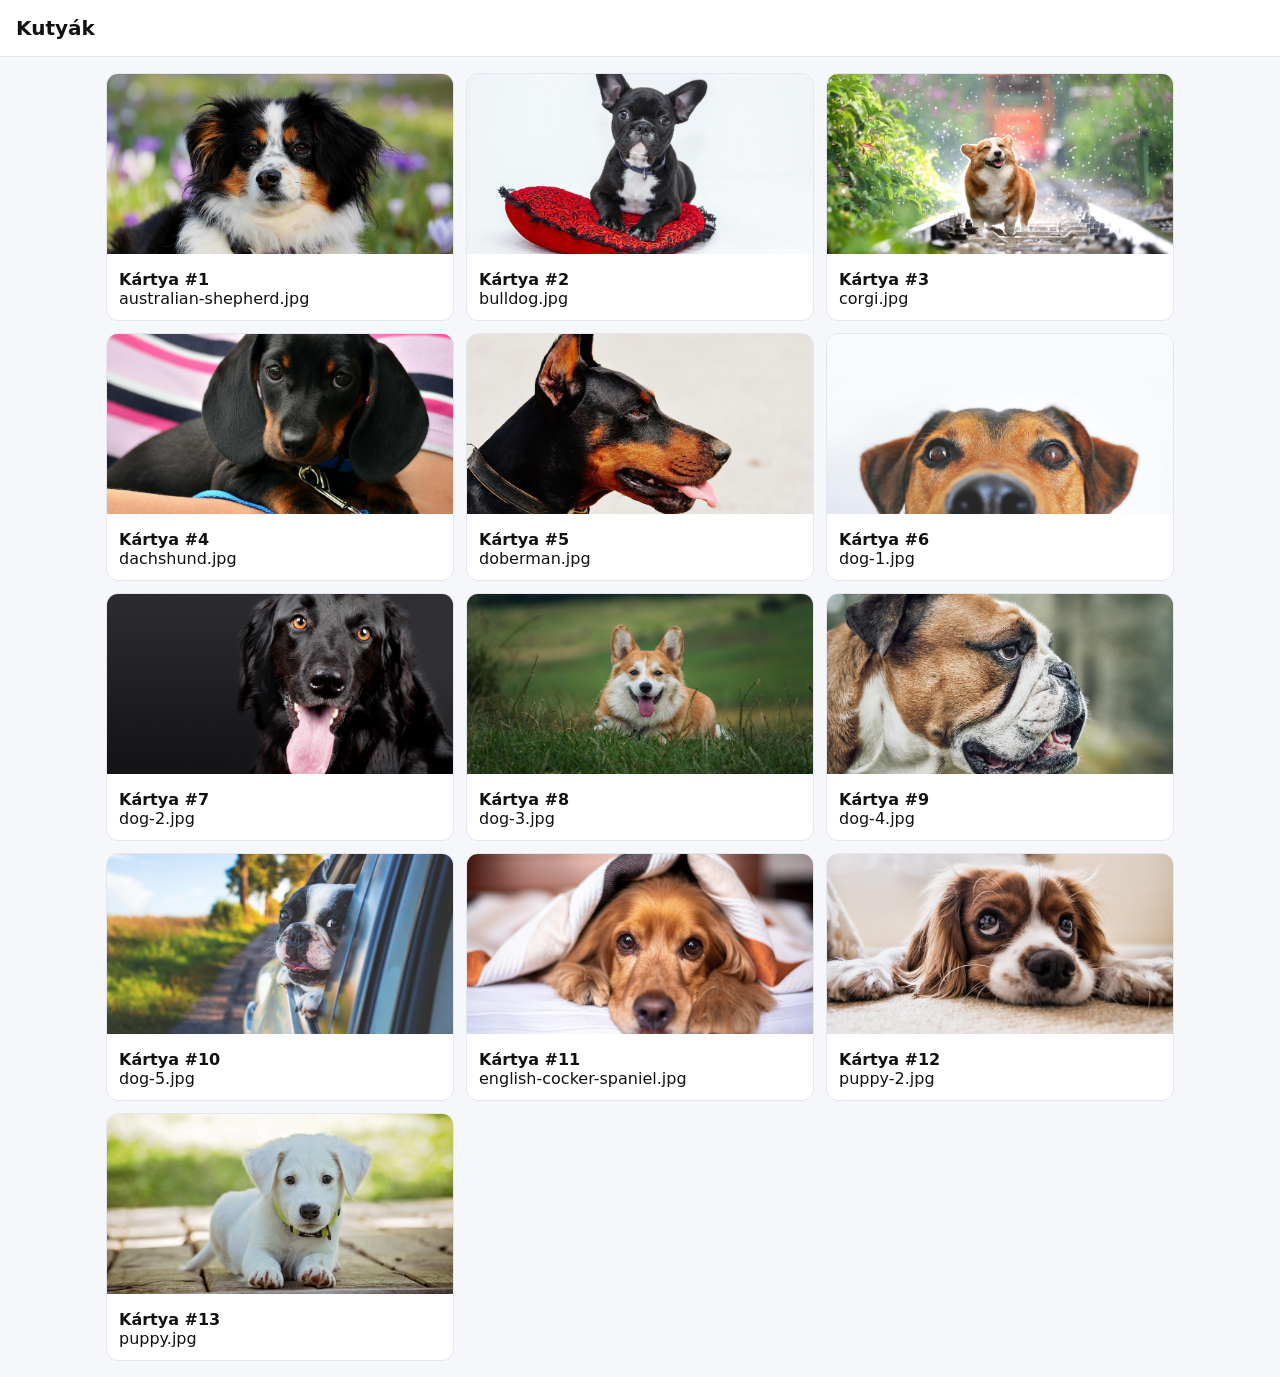
<file: 10_kutya_grid/index.html>
<!DOCTYPE html>
<html lang="hu">

<head>
    <meta charset="UTF-8">
    <meta name="viewport" content="width=device-width, initial-scale=1.0">
    <title>Kutyusok</title>
    <link rel="stylesheet" href="style.css">
    <link rel="shortcut icon" href="./img/favicon.png" type="image/x-icon">
</head>

<body>
    <header>
        <h1>Kutyák</h1>
    </header>

    <main>
        <section id="cards" class="grid">
            <!-- #1 kártya -->
       
        </section>
    </main>

    <script src="script.js"></script>
</body>

</html>
</file>
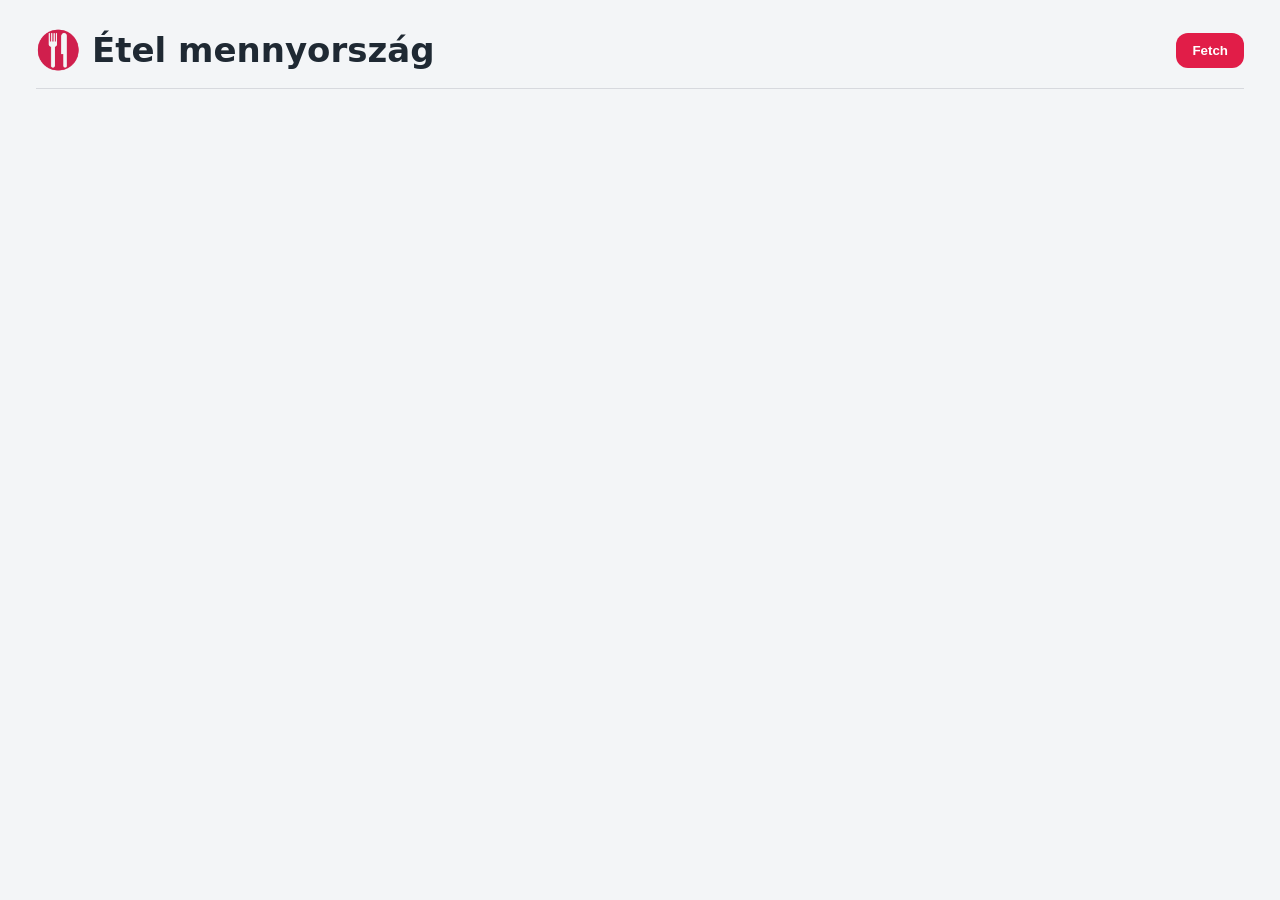
<file: 12_meals/index.html>
<!DOCTYPE html>
<html lang="hu">

<head>
  <meta charset="UTF-8" />
  <meta name="viewport" content="width=device-width, initial-scale=1.0" />
  <title>Étel mennyország</title>
  <link rel="shortcut icon" href="./favicon.ico" type="image/x-icon" />
  <link rel="stylesheet" href="./style.css" />
</head>

<body>
  <div class="container">
    <header>
      <div class="brand">
        <img class="brand-logo" src="./icon.jpg" alt="Étel mennyország logó" />
        <div class="brand_title">Étel mennyország</div>
      </div>

      <button id="fetch" class="btn btn-danger" type="button">Fetch</button>
    </header>

    <hr>

    <main>
      <div id="tarolo" class="grid" aria-live="polite"></div>
    </main>
  </div>

  <script src="./script.js"></script>
</body>

</html>
</file>
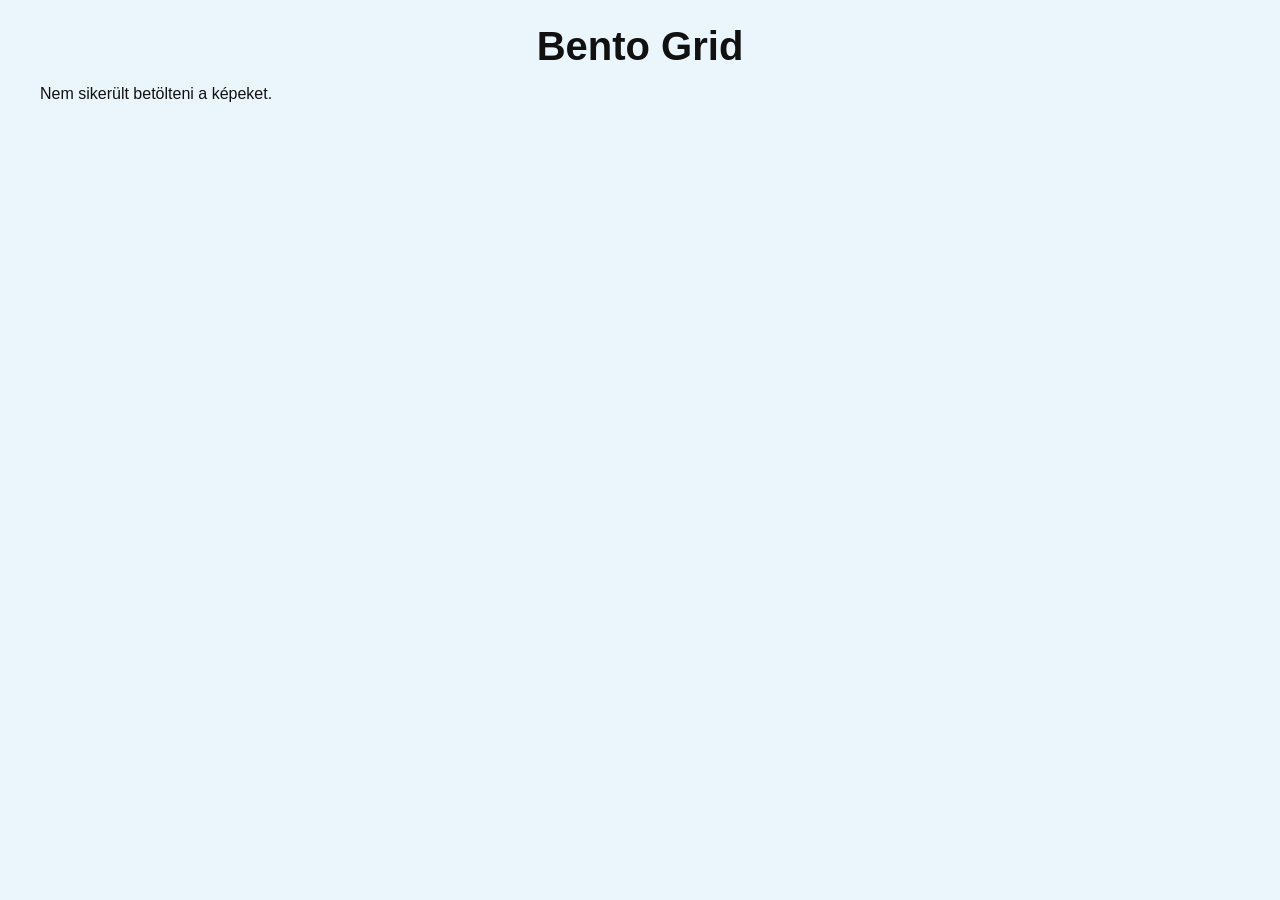
<file: 15_bento_grid/index.html>
<!DOCTYPE html>
<html lang="hu">

<head>
    <meta charset="UTF-8">
    <meta name="viewport" content="width=device-width, initial-scale=1.0">
    <title>Bento Grid</title>
    <link rel="stylesheet" href="./css/style.css">
    <link rel="shortcut icon" href="./favicon.svg" type="image/x-icon">
</head>

<body>
    <main>
        <h1>Bento Grid</h1>
        <div id="gallery" class="grid">
            <div class="card">
                <img src="http://nodejs1.dszcbaross.edu.hu:21003/images/wizzard.gif" alt="wizzard">
            </div>

            <div class="card">
                <img src="http://nodejs1.dszcbaross.edu.hu:21003/images/wizzard.gif" alt="wizzard">
            </div>
            <div class="card">
                <img src="http://nodejs1.dszcbaross.edu.hu:21003/images/wizzard.gif" alt="wizzard">
            </div>
            <div class="card">
                <img src="http://nodejs1.dszcbaross.edu.hu:21003/images/wizzard.gif" alt="wizzard">
            </div>
            <div class="card">
                <img src="http://nodejs1.dszcbaross.edu.hu:21003/images/wizzard.gif" alt="wizzard">
            </div>
            <div class="card">
                <img src="http://nodejs1.dszcbaross.edu.hu:21003/images/wizzard.gif" alt="wizzard">
            </div>
            <div class="card">
                <img src="http://nodejs1.dszcbaross.edu.hu:21003/images/wizzard.gif" alt="wizzard">
            </div>
            <div class="card">
                <img src="http://nodejs1.dszcbaross.edu.hu:21003/images/wizzard.gif" alt="wizzard">
            </div>
            <div class="card">
                <img src="http://nodejs1.dszcbaross.edu.hu:21003/images/wizzard.gif" alt="wizzard">
            </div>
            <div class="card">
                <img src="http://nodejs1.dszcbaross.edu.hu:21003/images/wizzard.gif" alt="wizzard">
            </div>
            <div class="card">
                <img src="http://nodejs1.dszcbaross.edu.hu:21003/images/wizzard.gif" alt="wizzard">
            </div>
            <div class="card">
                <img src="http://nodejs1.dszcbaross.edu.hu:21003/images/wizzard.gif" alt="wizzard">
            </div>
        </div>
    </main>


    <script src="./js/script.js"></script>
</body>

</html>
</file>
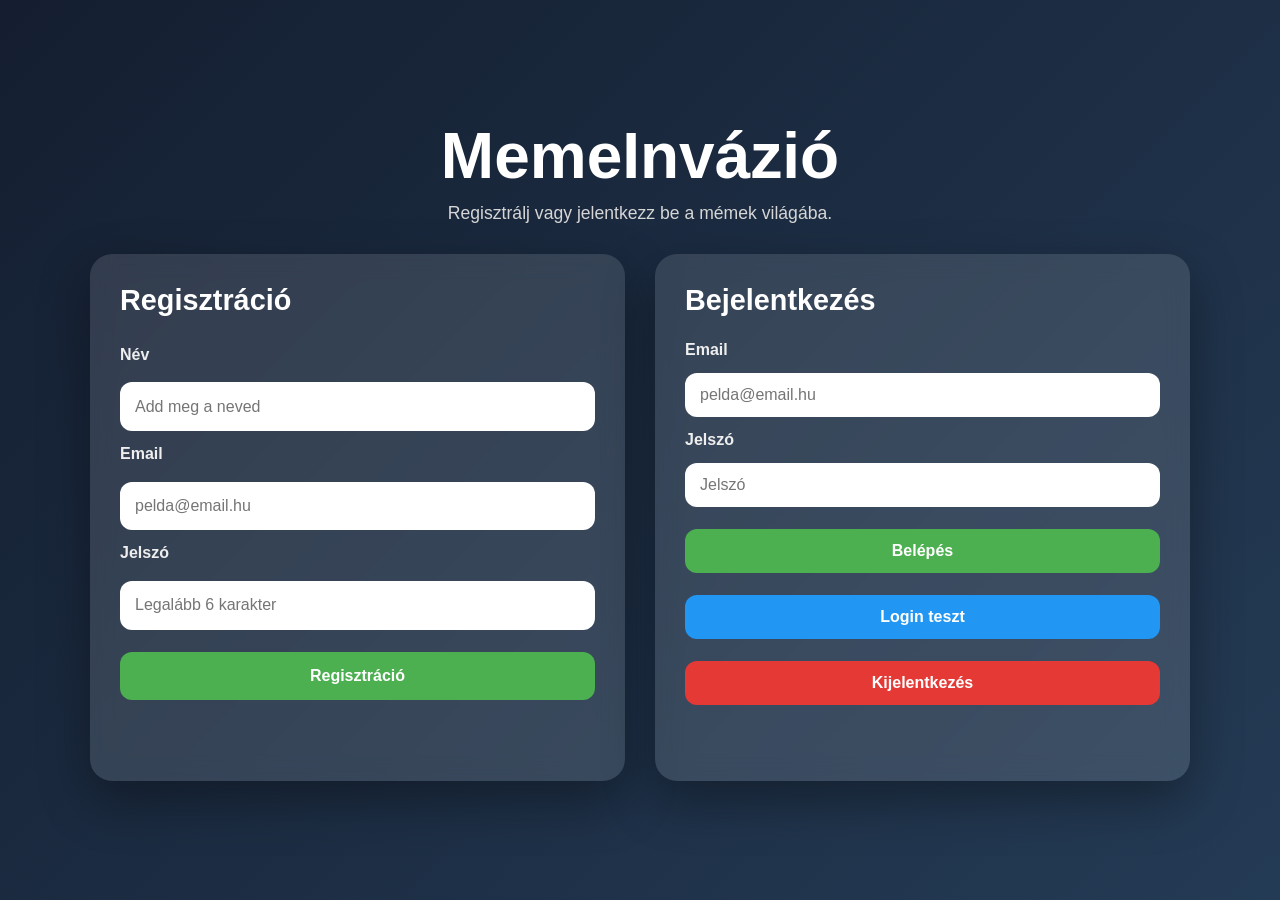
<file: 17_POST_keresek/index.html>
<!DOCTYPE html>
<html lang="hu">

<head>
    <meta charset="UTF-8">
    <meta name="viewport" content="width=device-width, initial-scale=1.0">
    <title>MemeInvázió - Belépés</title>
    <link rel="stylesheet" href="style.css">
</head>

<body>

    <main class="auth-container">
        <section class="hero">
            <h1>MemeInvázió</h1>
            <p>Regisztrálj vagy jelentkezz be a mémek világába.</p>
        </section>

        <section class="forms-grid">

            <form id="registerForm" class="card">
                <h2>Regisztráció</h2>

                <label for="regName">Név</label>
                <input type="text" id="regName" placeholder="Add meg a neved">

                <label for="regEmail">Email</label>
                <input type="email" id="regEmail" placeholder="pelda@email.hu">

                <label for="regPsw">Jelszó</label>
                <input type="password" id="regPsw" placeholder="Legalább 6 karakter">

                <button type="button" id="regBtn">Regisztráció</button>

                <div id="registerMessage" class="message"></div>
            </form>

            <form id="loginForm" class="card">
                <h2>Bejelentkezés</h2>

                <label for="loginEmail">Email</label>
                <input type="email" id="loginEmail" placeholder="pelda@email.hu">

                <label for="loginPsw">Jelszó</label>
                <input type="password" id="loginPsw" placeholder="Jelszó">

                <button type="button" id="loginBtn">Belépés</button>

                <button type="button" id="testLoginBtn" class="secondary">
                    Login teszt
                </button>

                <button type="button" id="logoutBtn" class="danger">
                    Kijelentkezés
                </button>

                <div id="loginMessage" class="message"></div>
            </form>

        </section>
    </main>

    <script src="script.js"></script>
</body>

</html>
</file>
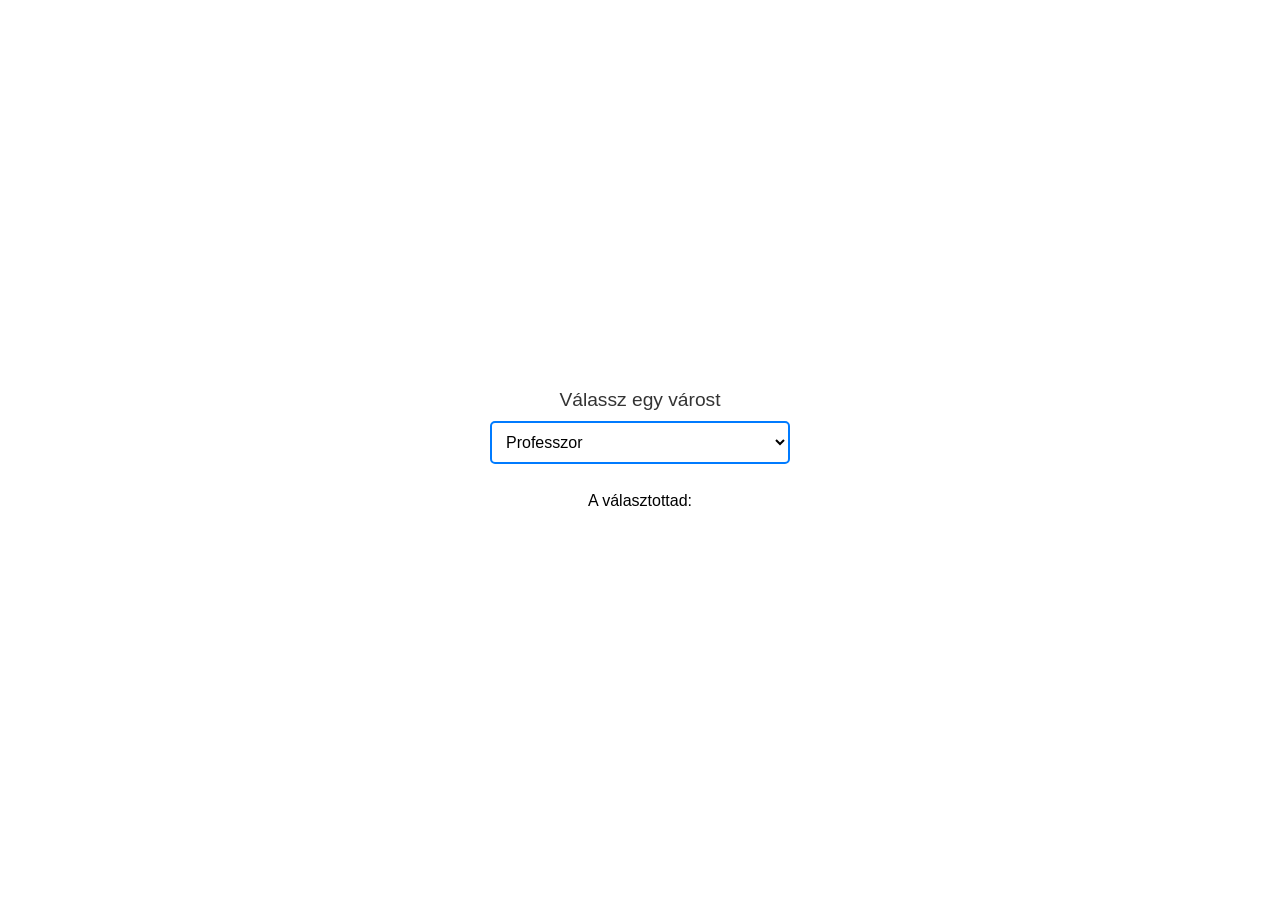
<file: 1_change_event/index.html>
<!DOCTYPE html>
<html lang="hu">

<head>
    <meta charset="UTF-8">
    <meta name="viewport" content="width=device-width, initial-scale=1.0">
    <title>Change Event</title>
    <link rel="stylesheet" href="style.css">
    <link rel="shortcut icon" href="./img/icon.svg" type="image/x-icon">
</head>

<body>
    <div class="container">
        <label for="city">Válassz egy várost</label>
        <select id="citties" name="city">
            <option value="Berlin">Berlin</option>
            <option value="Tokyo">Tokyo</option>
            <option value="Rio">Rio</option>
            <option value="Nairobi">Nairobi</option>
            <option value="Lisbon">Lisszabon</option>
            <option value="Moscow">Moszkva</option>
            <option value="Denver">Denver</option>
            <option value="Stockholm">Stockholm</option>
            <option value="Helsinki">Helsinki</option>
            <option value="Professor" selected>Professzor</option>
        </select>
    </div>

    <div id="finish">
        <p>
            A választottad:
            <span id="demo"></span>
        </p>
    
        <div id="image">
    
        </div>
    </div>

    <script src="script.js"></script>
</body>

</html>
</file>
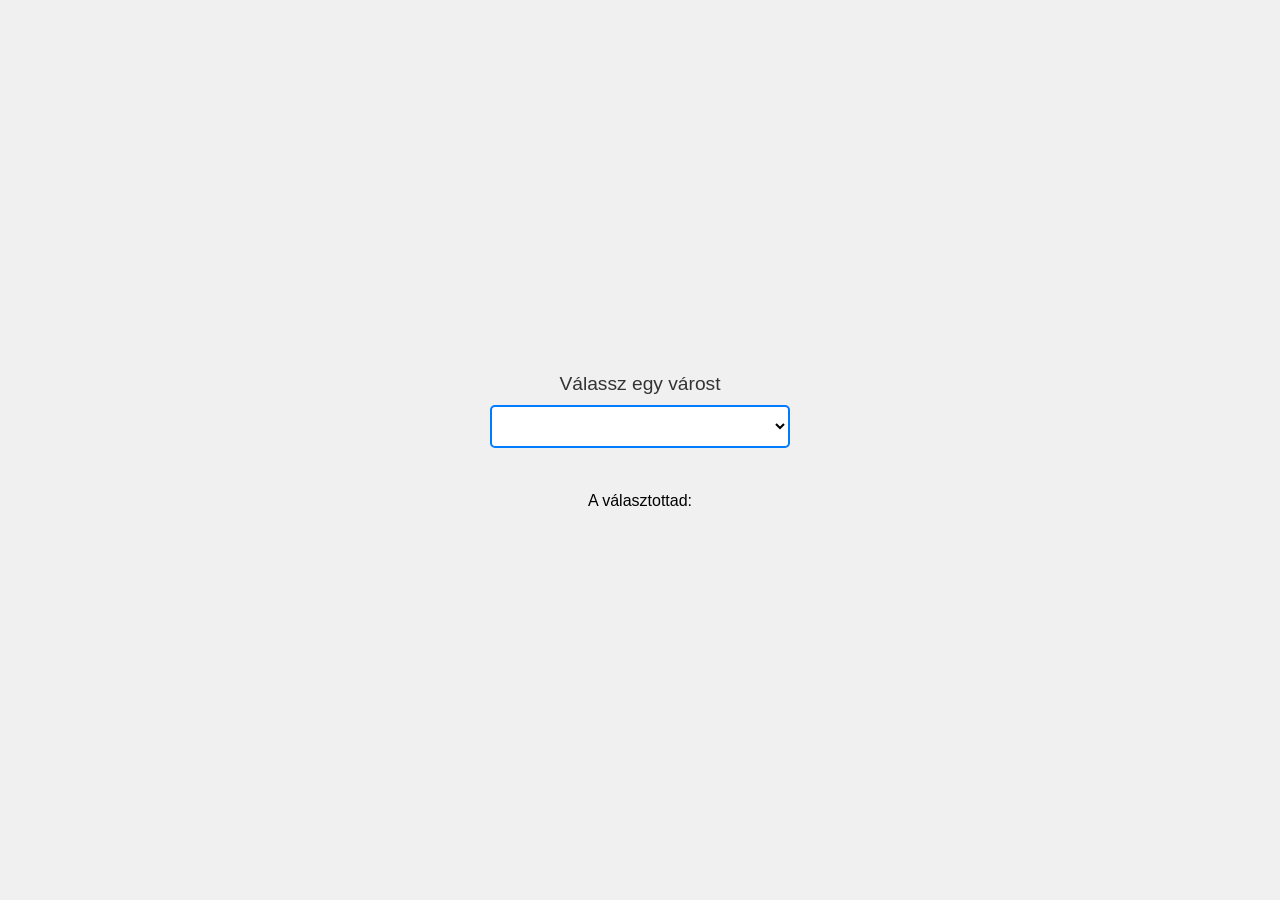
<file: 2_DOMContentLoad_event/index.html>
<!DOCTYPE html>
<html lang="hu">

<head>
    <meta charset="UTF-8">
    <meta name="viewport" content="width=device-width, initial-scale=1.0">
    <title>DOM Content Load</title>
    <link rel="stylesheet" href="style.css">
    <link rel="shortcut icon" href="./img/icon.svg" type="image/x-icon">
</head>

<body>
    <div class="container">
        <label for="city">Válassz egy várost</label>
        <select id="city" name="city">
            <!-- Az opciókat JavaScript segítségével töltjük be -->
        </select>
    </div>

    <div id="finish">
        <p>
            A választottad:
            <span id="demo"></span>
        </p>

        <div id="image">

        </div>
    </div>

    <script src="script.js"></script>
</body>

</html>
</file>
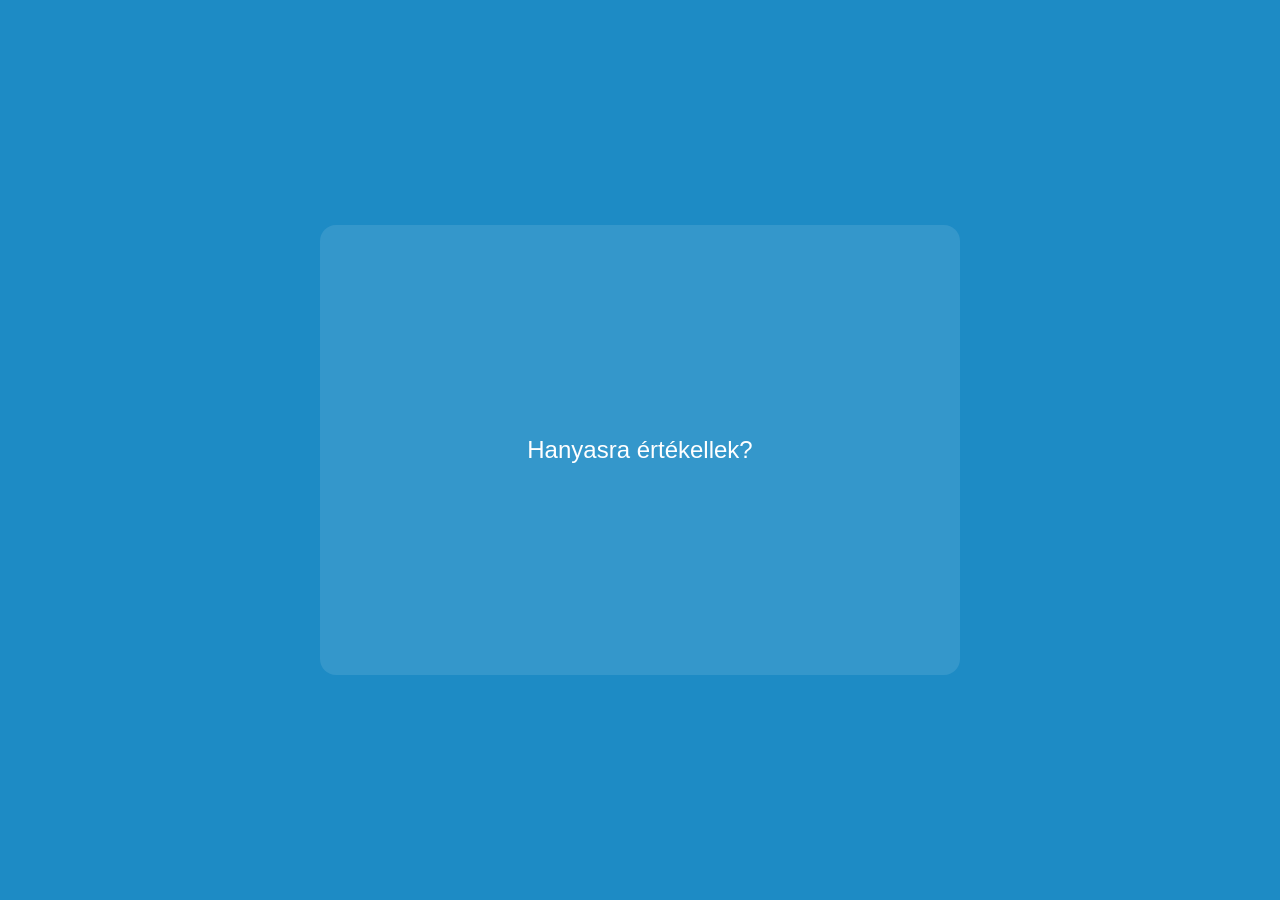
<file: 5_mouseover_event/index.html>
<!DOCTYPE html>
<html lang="hu">
<head>
    <meta charset="UTF-8">
    <meta name="viewport" content="width=device-width, initial-scale=1.0">
    <link rel="stylesheet" href="style.css">
    <title>Mouseover - Mouseout events</title>
</head>
<body>
  <div id="demo">
    <p>Hanyasra értékellek?</p>
  </div>  


  <script src="script.js"></script>
</body>
</html>
</file>
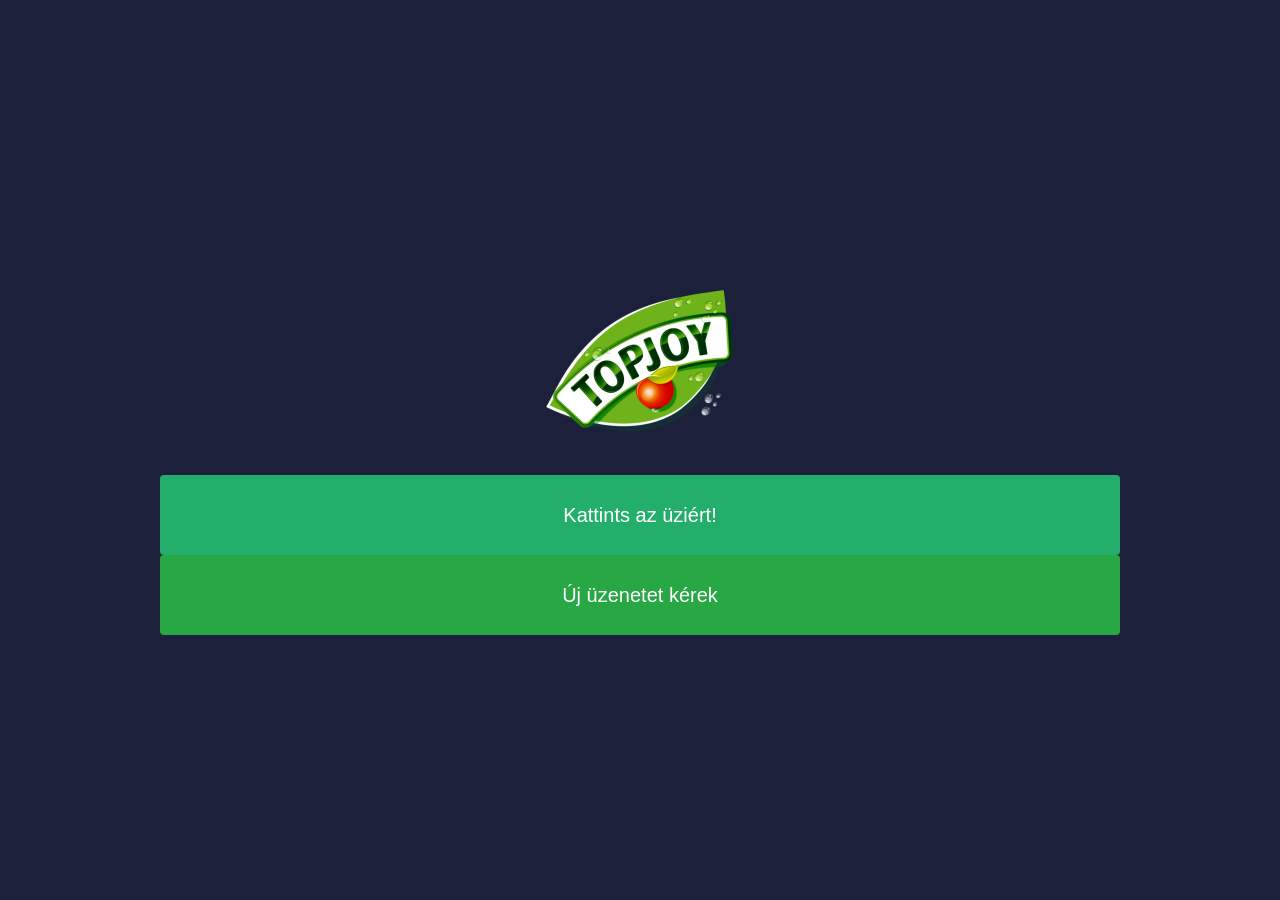
<file: 7_topjoy_fetch/index.html>
<!DOCTYPE html>
<html lang="hu">
<head>
    <meta charset="UTF-8">
    <meta name="viewport" content="width=device-width, initial-scale=1.0">
    <title>Topjoy</title>
    <link rel="stylesheet" href="./style.css">
    <link rel="shortcut icon" href="./topjoy.ico" type="image/x-icon">
</head>
<body>
    <div class="container">
        <div class="image-container">
            <img src="./topjoy.png" alt="Topjoy" title="Topjoy" class="img-fluid">
        </div>

        <div class="message-box" id="messageBox">
            Kattints az üziért!
        </div>

        <button class="custom-button" id="messageButton" type="button">
            Új üzenetet kérek
        </button>
    </div>

    <script src="./script.js"></script>
</body>
</html>
</file>
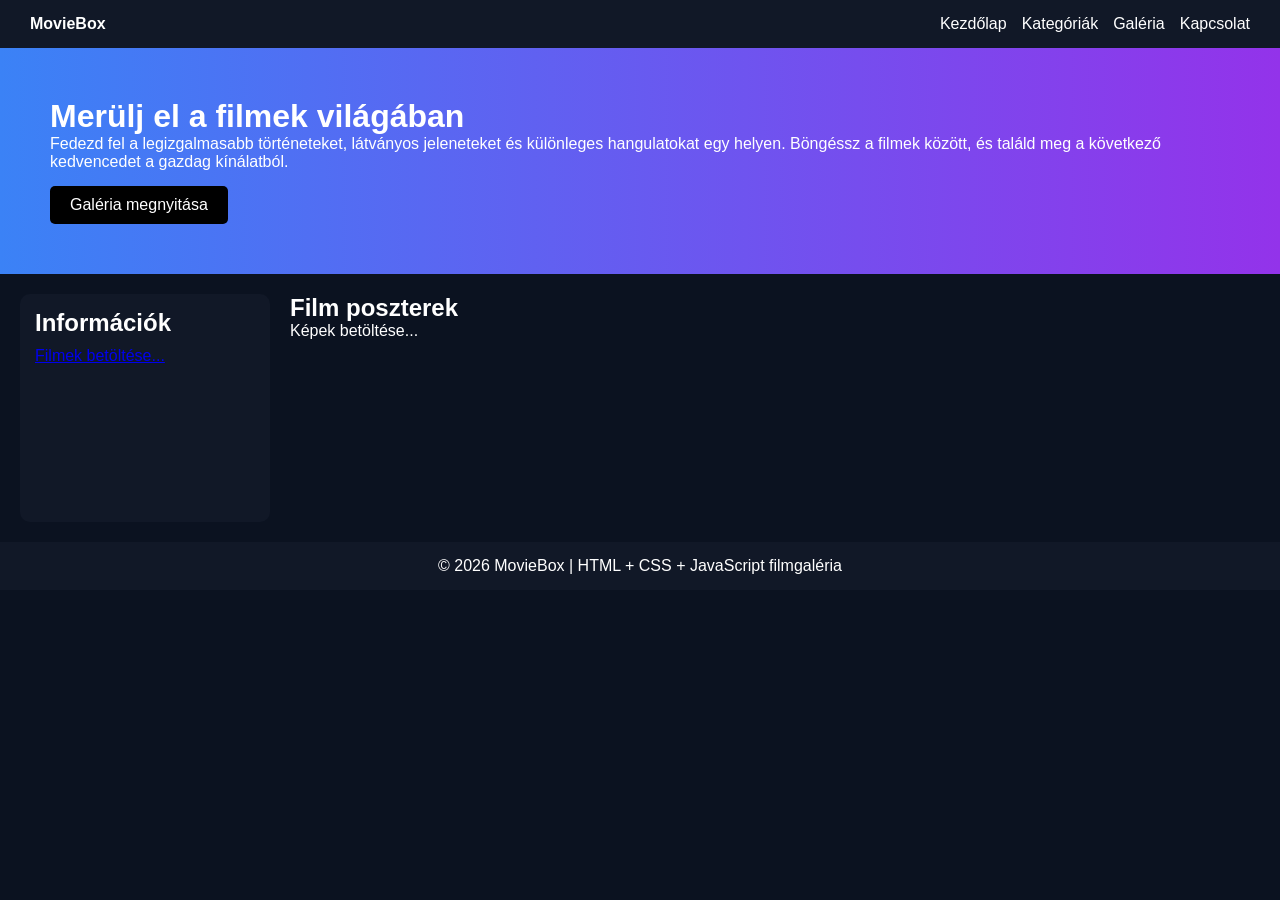
<file: filmek_feladat/index.html>
<!DOCTYPE html>
<html lang="hu">

<head>
    <meta charset="UTF-8">
    <meta name="viewport" content="width=device-width, initial-scale=1.0">
    <title>Filmgaléria</title>
    <link rel="stylesheet" href="style.css">
</head>

<body>
    <div class="page-layout">
        <nav class="menu">
            <div class="logo">MovieBox</div>
            <ul class="nav-links">
                <li><a href="#hero">Kezdőlap</a></li>
                <li><a href="#sidebar">Kategóriák</a></li>
                <li><a href="#gallery-section">Galéria</a></li>
                <li><a href="#footer">Kapcsolat</a></li>
            </ul>
        </nav>

<header class="hero" id="hero">
    <div class="hero-content">
        <h1>Merülj el a filmek világában</h1>
        <p>
            Fedezd fel a legizgalmasabb történeteket, látványos jeleneteket és különleges
            hangulatokat egy helyen. Böngéssz a filmek között, és találd meg a következő
            kedvencedet a gazdag kínálatból.
        </p>
        <a href="#gallery" class="hero-btn">Galéria megnyitása</a>
    </div>
</header>

        <main class="content-layout">
            <aside id="sidebar">
                <h2>Információk</h2>

                <ul class="side-menu" id="movie-list">
                    <li><a href="#gallery">Filmek betöltése...</a></li>
                </ul>
            </aside>

            <article id="gallery-section">
                <div class="article-head">
                    <h2>Film poszterek</h2>
                </div>

                <div id="gallery" class="bento-grid">
                    <p class="loading">Képek betöltése...</p>
                </div>
            </article>
        </main>

        <footer id="footer">
            <p>&copy; 2026 MovieBox | HTML + CSS + JavaScript filmgaléria</p>
        </footer>
    </div>

    <script src="script.js"></script>
</body>

</html>
</file>
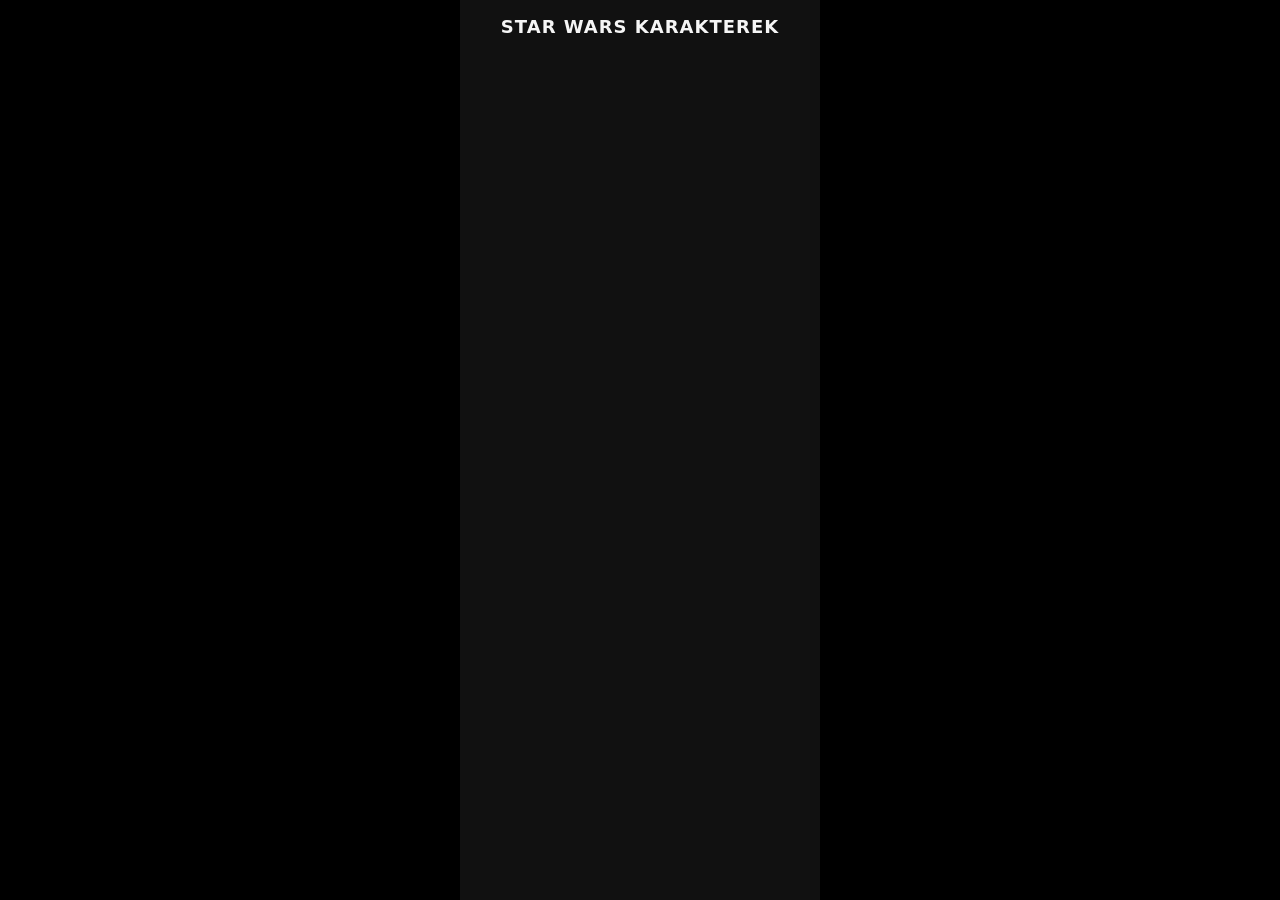
<file: 14_starwars/források/index.html>
<!DOCTYPE html>
<html lang="hu">
<head>
    <meta charset="UTF-8">
    <link rel="shortcut icon" href="star_wars.ico" type="image/x-icon">
    <meta name="viewport" content="width=device-width, initial-scale=1.0">
    <link rel="stylesheet" href="style.css">
    <title>Star Wars galléria</title>
</head>
<body>
    <div class="page">
        <header class="page-header">
            <h1>Star Wars karakterek</h1>
        </header>
        <main class="gallelry" id="gallelry">
        </main>
    </div>



    
    <script src="script.js"></script>
</body>
</html>
</file>
<file: 10_kutya_grid/style.css>
* {
    margin: 0;
    padding: 0;
    box-sizing: border-box;
}

html {
    font-size: 16px;
}

body {
    font-family: system-ui, -apple-system, BlinkMacSystemFont, 'Segoe UI', Roboto, Oxygen, Ubuntu, Cantarell, 'Open Sans', 'Helvetica Neue', sans-serif;
    background: #F6F7FB;
    color: #111;
}

/* ---fejléc--- */
header {
    padding: 1rem;
    background: white;
    border-bottom: 1px solid #E6E6EF;
}

header h1 {
    font-size: 1.25rem;
}

/* ---layout--- */
main {
    max-width: 1100px;
    margin: 0 auto;
    padding: 1rem;
}

/* ---grid--- */
.grid {
    display: grid;
    gap: 0.75rem;
    /* 1 oszlopos mobil nézet */
    grid-template-columns: 1fr;
}

/* 2 oszolopos tablet nézet */
@media (min-width: 700px) {
    .grid {
        grid-template-columns: repeat(2, 1fr);
    }
}

/* 3 oszlopos asztali nézet */
@media (min-width: 1000px) {
    .grid {
        grid-template-columns: repeat(3, 1fr);
    }
}

/* ---kártyák--- */
.card {
    background: white;
    border: 1px solid #E6E6EF;
    border-radius: 0.75rem;
    overflow: hidden;
    cursor: pointer;
    transition: transform 200ms ease, filter 200ms ease;
}

.card img {
    width: 100%;
    height: 180px;
    object-fit: cover;
}

.card .content {
    padding: 0.75rem;
}

.card h3 {
    font-size: 1rem;
}

/* ---hover effect--- */
.grid:hover .card:not(:hover) {
    filter: blur(1px)
}

.grid .card:hover {
    transform: scale(1.1);
}
</file>
<file: 12_meals/style.css>
* {
  box-sizing: border-box;
  margin: 0;
  padding: 0;
}

:root{
  --bg: #f3f5f7;
  --card: #ffffff;
  --text: #1f2933;
  --muted: #5b6670;
  --shadow: 0 10px 28px rgba(0,0,0,.10);
  --shadowHover: 0 18px 40px rgba(0,0,0,.14);
  --radius: 16px;
}

body{
  font-family: system-ui, -apple-system, Segoe UI, Roboto, Arial, sans-serif;
  background: var(--bg);
  display: flex;
  justify-content: center;
}


.container{
  width: min(1240px, 100%);
  padding: 28px 16px 40px;
}


header{
  display: flex;
  align-items: center;
  justify-content: space-between;
  gap: 14px;
}

.brand{
  display: flex;
  align-items: center;
  gap: 12px;
  min-width: 0;
}

.brand-logo{
  width: 44px;
  height: 44px;
  border-radius: 12px;
  object-fit: cover;
}

.brand_title{
  font-size: 34px;
  font-weight: 800;
  color: var(--text);
  white-space: nowrap;
  overflow: hidden;
  text-overflow: ellipsis;
}


.btn{
  border: 0;
  border-radius: 12px;
  padding: 10px 16px;
  font-weight: 800;
  cursor: pointer;
  transition: transform .15s ease, opacity .15s ease, filter .15s ease;
}

.btn:active{ transform: translateY(1px); }

.btn-danger{
  background: #e11d48;
  color: #fff;
}

.btn:disabled{
  opacity: .6;
  cursor: not-allowed;
}

hr{
  border: 0;
  height: 1px;
  background: rgba(15, 23, 42, 0.12);
  margin: 16px 0 18px;
}


.grid{
  display: grid;
  grid-template-columns: 1fr; 
  gap: 22px;
  align-items: start;
}

@media (min-width: 640px){
  .grid{
    grid-template-columns: repeat(2, minmax(240px, 1fr));
    gap: 26px;
  }
}


@media (min-width: 1024px){
  .grid{
    grid-template-columns: repeat(3, minmax(240px, 1fr));
    gap: 30px;
  }
}


@media (min-width: 1240px){
  .grid{
    grid-template-columns: repeat(4, minmax(240px, 1fr));
  }
}

.card{
  background: var(--card);
  border-radius: var(--radius);
  padding: 16px 16px 18px;
  box-shadow: var(--shadow);
  text-align: center;
  transition: transform .22s ease, box-shadow .22s ease, opacity .22s ease;
  position: relative;
  border: 1px solid rgba(15, 23, 42, 0.06);
}


.card img{
  width: 100%;
  height: 200px;          
  object-fit: contain;    
  border-radius: 12px;
  background: #eef1f4;
  display: block;
  margin-bottom: 12px;
  padding: 10px;
}


.card-title{
  font-size: 18px;
  font-weight: 800;
  color: var(--text);
  margin: 6px 0 0;
}


.card div:nth-of-type(1){
  font-size: 18px;
  font-weight: 800;
  color: var(--text);
  margin: 6px 0 0;
}


.card:hover{
  transform: translateY(-6px);
  box-shadow: var(--shadowHover);
  z-index: 2;
}


@media (max-width: 620px){
  .brand_title{ font-size: 28px; }
  .card img{ height: 190px; }
}
</file>
<file: 15_bento_grid/css/style.css>
* {
    margin: 0;
    padding: 0;
    box-sizing: border-box;
}

html {
    font-size: 16px;
}

body {
    font-family: Arial, Helvetica, sans-serif;
    background: #EAF6FB;
    color: #111111;
}

main {
    margin: 1.5rem auto;
    /* border: 1px solid purple; */
    width: min(1200px, calc(100% - 1.5rem));
}

h1 {
    text-align: center;
    margin-bottom: 1rem;
    font-size: 2.5rem;
}

/* mobil nézet */
.grid {
    display: grid;
    gap: 0.75rem;
    grid-template-columns: 1fr;
    grid-auto-rows: 120px;
}

/* tablet nézet  */
@media(min-width: 700px) {
    .grid {
        grid-template-columns: repeat(2, 1fr);
        grid-auto-rows: 120px;
        grid-template-areas:
            "a b"
            "a c"
            "d d"
            "d d"
            "e e "
            "f g"
            "h i "
            "j j"
            "k l" 
            "k l" ;
        }      
    .card:nth-child(1) {
        grid-area: a;
    }

    .card:nth-child(2) {
        grid-area: b;
    }
    .card:nth-child(3) {
        grid-area: c;
    }
    .card:nth-child(4) {
        grid-area: d;
    }
    .card:nth-child(5) {
        grid-area: e;
    }
    .card:nth-child(6) {
        grid-area: f;
    }
    .card:nth-child(7) {
        grid-area: g;
    }
    .card:nth-child(8) {
        grid-area: h;
    }
    .card:nth-child(9) {
        grid-area: i;
    }
    .card:nth-child(10) {
        grid-area: j;
    }
    .card:nth-child(11) {
        grid-area: k;
    }
    .card:nth-child(12) {
        grid-area: l;
    }

    }


/* desktop nézet */
@media(min-width: 1024px) {
    .grid {
        grid-template-columns: repeat(4, 1fr);
        grid-template-rows: repeat(4, 140px);
        grid-template-areas:
            "a b c d"
            "a e f d"
            "g e h h"
            "i j k l";
    }

    .card:nth-child(1) {
        grid-area: a;
    }

    .card:nth-child(2) {
        grid-area: b;
    }
    .card:nth-child(3) {
        grid-area: c;
    }
    .card:nth-child(4) {
        grid-area: d;
    }
    .card:nth-child(5) {
        grid-area: e;
    }
    .card:nth-child(6) {
        grid-area: f;
    }
    .card:nth-child(7) {
        grid-area: g;
    }
    .card:nth-child(8) {
        grid-area: h;
    }
    .card:nth-child(9) {
        grid-area: i;
    }
    .card:nth-child(10) {
        grid-area: j;
    }
    .card:nth-child(11) {
        grid-area: k;
    }
    .card:nth-child(12) {
        grid-area: l;
    }
}

.card {
    border-radius: 1.125rem;
    background: #D9D9D9;
    border: 3px solid rgb(255, 255, 255, 80%);
    box-shadow: 0 4px 12px rgb(0, 0, 0, 8%);
    cursor: pointer;
    transition: 0.5s ease-in-out;
    overflow: hidden;
}

.card:hover {
    transform: scale(1.01);
}

.card img {
    width: 100%;
    height: 100%;
    display: block;
    object-fit: cover;
}
</file>
<file: 17_POST_keresek/style.css>
* {
    box-sizing: border-box;
    margin: 0;
    padding: 0;
}

body {
    min-height: 100vh;
    font-family: Arial, sans-serif;
    background: linear-gradient(135deg, #141e30, #243b55);
    color: #fff;
    display: grid;
    place-items: center;
    padding: 20px;
}

.auth-container {
    width: 100%;
    max-width: 1100px;
    display: grid;
    gap: 30px;
}

.hero {
    text-align: center;
}

.hero h1 {
    font-size: clamp(2.2rem, 5vw, 4rem);
    margin-bottom: 10px;
}

.hero p {
    color: #d6d6d6;
    font-size: 1.1rem;
}

.forms-grid {
    display: grid;
    grid-template-columns: repeat(2, 1fr);
    gap: 30px;
}

.card {
    background: rgba(255, 255, 255, 0.12);
    backdrop-filter: blur(12px);
    border-radius: 22px;
    padding: 30px;
    display: grid;
    gap: 14px;
    box-shadow: 0 20px 50px rgba(0, 0, 0, 0.35);
}

.card h2 {
    margin-bottom: 10px;
    font-size: 1.8rem;
}

label {
    font-weight: bold;
    color: #eeeeee;
}

input {
    width: 100%;
    padding: 13px 15px;
    border-radius: 12px;
    border: none;
    outline: none;
    font-size: 1rem;
}

input:focus {
    box-shadow: 0 0 0 3px #64b5f6;
}

button {
    margin-top: 8px;
    padding: 13px;
    border: none;
    border-radius: 12px;
    background: #4caf50;
    color: white;
    font-size: 1rem;
    font-weight: bold;
    cursor: pointer;
    transition: 0.2s;
}

button:hover {
    transform: translateY(-2px);
    opacity: 0.9;
}

.secondary {
    background: #2196f3;
}

.danger {
    background: #e53935;
}

.message {
    min-height: 24px;
    font-weight: bold;
    margin-top: 8px;
}

.success {
    color: #9cff9c;
}

.error {
    color: #ffb3b3;
}

@media (max-width: 800px) {
    .forms-grid {
        grid-template-columns: 1fr;
    }

    .card {
        padding: 24px;
    }
}
</file>
<file: 1_change_event/style.css>
* {
    margin: 0;
    padding: 0;
    box-sizing: border-box;
}

body {
    font-family: Arial, Helvetica, sans-serif;
    display: flex;
    align-items: center;
    justify-content: center;
    height: 100vh;
    flex-direction: column;
}

.container {
    margin-bottom: 20px;
    text-align: center;
    width: 75%;
}

label {
    font-size: 1.2rem;
    margin-bottom: 10px;
    display: block;
    color: #333333;
}

select {
    padding: 10px;
    font-size: 1rem;
    border-radius: 5px;
    border: 2px solid #007BFF;
    background-color: #FFFFFF;
    cursor: pointer;
    width: 100%;
    max-width: 300px;
    display: block;
    margin: 0 auto;
}

#finish {
    text-align: center;
    max-width: 800px;
    width: 100%;
    margin: 0 auto;
}

#demo {
    font-size: 1.5rem;
    color: #007BFF;
    font-weight: bold;
    margin-top: 20px;
}

#image img {
    margin-top: 20px;
    max-width: 50%;
    height: auto;
    border-radius: 10px;
}

@media (max-width: 768px) {
    select {
        max-width: 100%;
    }

    #image img {
        max-width: 80%;
    }
}

@media (max-width: 480px) {
    #demo {
        font-size: 1.2rem;
    }

    #image img {
        max-width: 90%;
    }
}
</file>
<file: 2_DOMContentLoad_event/style.css>
body {
    font-family: Arial, sans-serif;
    display: flex;
    justify-content: center;
    align-items: center;
    height: 100vh;
    background-color: #f0f0f0;
    margin: 0;
    flex-direction: column;
    /* Hogy a tartalom függőlegesen igazodjon */
}

.container {
    margin-bottom: 20px;
    text-align: center;
    width: 75%;
}

label {
    font-size: 1.2rem;
    margin-bottom: 10px;
    display: block;
    color: #333;
}

select {
    padding: 10px;
    font-size: 1rem;
    border-radius: 5px;
    border: 2px solid #007BFF;
    background-color: #fff;
    cursor: pointer;
    width: 100%;
    max-width: 300px;
    display: block;
    margin: 0 auto;
}

#finish {
    text-align: center;
    max-width: 800px;
    width: 100%;
    margin: 0 auto;
}

#demo {
    font-size: 1.5rem;
    color: #007BFF;
    font-weight: bold;
    margin-top: 20px;
}

#image img {
    margin-top: 20px;
    max-width: 50%;
    /* A kép nem tölti ki a teljes képernyőt */
    height: auto;
    border-radius: 10px;
}

/* Reszponzív stílusok */
@media (max-width: 768px) {
    select {
        max-width: 100%;
    }

    #image img {
        max-width: 80%;
        /* Mobil eszközökön kisebb legyen a kép */
    }
}

@media (max-width: 480px) {
    #demo {
        font-size: 1.2rem;
    }

    #image img {
        max-width: 90%;
    }
}
</file>
<file: 5_mouseover_event/style.css>
*{
    margin: 0;
    padding: 0;
    box-sizing: border-box;
}

body{
    font-family: Arial, Helvetica, sans-serif;
    background-color: #1D8BC5;
    color: white;
    font-size: 1.5rem;
    display: flex;
    justify-content: center;
    align-items: center;
    height: 100vh;
    user-select: none;
}

#demo{
    display: flex;
    align-items: center;
    justify-content: center;
    /*border: solid 1px black;*/
    width: 50%;
    height: 50%;
    padding: 1rem;
    background-color: rgb(255, 255, 255, 0.1);
    overflow: hidden;
    border-radius: 1rem;
}


img{
    max-width: 100%;
    max-height: 100%;
    border-radius: 0.75rem;
    border: 1px solid black;
    object-fit: contain;
}
</file>
<file: 7_topjoy_fetch/style.css>
* {
    margin: 0;
    padding: 0;
    box-sizing: border-box;
}

body {
    background-color: #1C203A;
    font-family: Arial, Helvetica, sans-serif;
    display: flex;
    justify-content: center;
    align-items: center;
    height: 100vh;
}

.container {
    width: 75%;
    /* border: 1px solid red; */
    display: flex;
    justify-content: center;
    align-items: center;
    flex-direction: column;
}

.image-container {
    margin-bottom: 1rem;
}

.img-fluid {
    max-width: 100%;
    height: auto;
}

.message-box,
.custom-button {
    color: #FFF;
    width: 100%;
    height: 5rem;
    text-align: center;
    line-height: 5rem;
    font-size: 1.25rem;
    border-radius: 0.25rem;
    border: none;
}

.message-box {
    background-color: #23AF6B;

}

.custom-button {
    background-color: #28A745;
    cursor: pointer;
}

.custom-button:hover {
    filter: grayscale(20%);
}
</file>
<file: filmek_feladat/style.css>
* {
    margin: 0;
    padding: 0;
    box-sizing: border-box;
    font-family: Arial, sans-serif;
}

body {
    background: #0b1220;
    color: white;
}

.page-layout {
    display: grid;
    grid-template-rows: auto auto 1fr auto;
}

.menu {
    display: flex;
    justify-content: space-between;
    padding: 15px 30px;
    background: #111827;
}

.logo {
    font-weight: bold;
}

.nav-links {
    display: flex;
    gap: 15px;
    list-style: none;
}

.nav-links a {
    color: white;
    text-decoration: none;
}


.hero {
    padding: 50px;
    background: linear-gradient(90deg, #3b82f6, #9333ea);
}

.hero-btn {
    display: inline-block;
    margin-top: 15px;
    padding: 10px 20px;
    background: black;
    color: white;
    text-decoration: none;
    border-radius: 5px;
}


.content-layout {
    display: grid;
    grid-template-columns: 250px 1fr;
    gap: 20px;
    padding: 20px;
}


aside {
    background: #111827;
    padding: 15px;
    border-radius: 10px;
}

.side-menu {
    list-style: none;
}

.side-menu li {
    margin: 10px 0;
}


.bento-grid {
    display: grid;
    grid-template-columns: repeat(4, 1fr);
    grid-auto-rows: 200px;
    gap: 15px;
}


.card:nth-child(1) {
    grid-column: span 2;
    grid-row: span 2;
}

.card:nth-child(4) {
    grid-column: span 2;
}


.card {
    position: relative;
    border-radius: 10px;
    overflow: hidden;
}

.card img {
    width: 100%;
    height: 100%;
    object-fit: cover;
}


.card p {
    position: absolute;
    bottom: 0;
    left: 0;
    width: 100%;
    padding: 10px;
    background: rgba(0,0,0,0.6);
}


footer {
    text-align: center;
    padding: 15px;
    background: #111827;
}

.card:hover {
    transform: scale(1.03);
    transition: 0.2s;
}

@media (max-width: 768px) {
    .content-layout {
        grid-template-columns: 1fr;
    }
}
</file>
<file: 14_starwars/források/style.css>
*{
    box-sizing: border-box;
    margin: 0;
    padding: 0;
    font-family: system-ui, -apple-system, BlinkMacSystemFont, 'Segoe UI', Roboto, Oxygen, Ubuntu, Cantarell, 'Open Sans', 'Helvetica Neue', sans-serif;

}

body {
    min-height: 100vh;
    background: #000;
    color: #f5f5f5;
    display: flex;
    justify-content: center;
}
.page{
    width: 360px;
    background: #111;
    padding: 16px 8px 40px;
}
.page-header{
    text-align: center;
    margin-bottom: 16px;
}

.page-header h1{
    font-size: 18px;
    letter-spacing: 1px;
    text-transform: uppercase;
}
.gallery {
    display: flex;
    grid-template-columns: 90px 1fr;
    gap: 8px;
    background: #181818;
    border-radius: 6px;
    padding: 6px;
    border: 1px solid #333;
}
.card-img-wrap img{
    width: 100%;
    height: 100%;
    object-fit: cover;
    display: block;
}
.card-content {
    display: flex;
    flex-direction: column;
    justify-content: space-between;
}
.card-name {
    font-size: 14px;
    font-weight: 600;
    margin-bottom: 4px;
}
.card-meta {
    font-size: 11px;
    color: #ccc;
    line-height: 1.3;
}
.card-meta span{
    display: block;
}
.card-bar{
    width: 40px;
    height: 3px;
    background: #e2b33f;
    margin-bottom: 4px;
}
</file>
